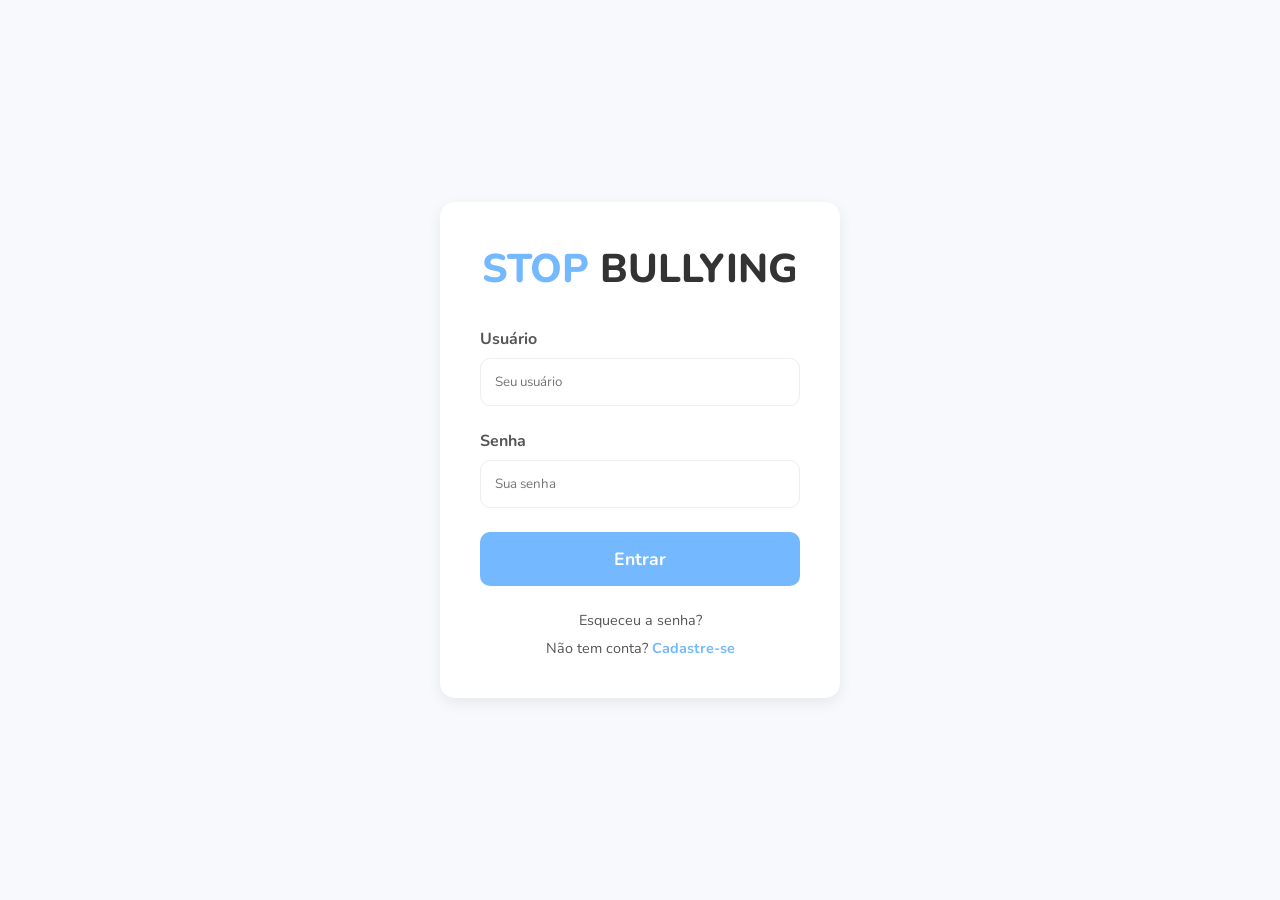
<file: index.html>
<!DOCTYPE html>
<html lang="pt-br">
<head>
    <meta charset="UTF-8">
    <meta name="viewport" content="width=device-width, initial-scale=1.0">
    <title>Login - Stop Bullying</title>
    
    <link rel="preconnect" href="https://fonts.googleapis.com">
    <link rel="preconnect" href="https://fonts.gstatic.com" crossorigin>
    <link href="https://fonts.googleapis.com/css2?family=Nunito:wght@400;700;800&display=swap" rel="stylesheet">


    <link rel="stylesheet" href="style.css">
</head>
<body>


    <div class="login-container">
        <h1 class="logo">
            <span class="logo-stop">STOP</span> BULLYING
        </h1>

        <form class="login-form">
            <div class="input-group">
                <label for="username">Usuário</label>
                <input type="text" id="username" name="username" placeholder="Seu usuário" required>
            </div>
            
            <div class="input-group">
                <label for="password">Senha</label>
                <input type="password" id="password" name="password" placeholder="Sua senha" required>
            </div>
           
        
             <button type="submit" class="login-button">Entrar</button>
        </form>

        <div class="footer-links">
            <a href="#">Esqueceu a senha?</a>
            <a href="#">Não tem conta? <strong>Cadastre-se</strong></a>
        </div>
    </div>
<script src="./script.js"></script>
</body>
</html>
</file>
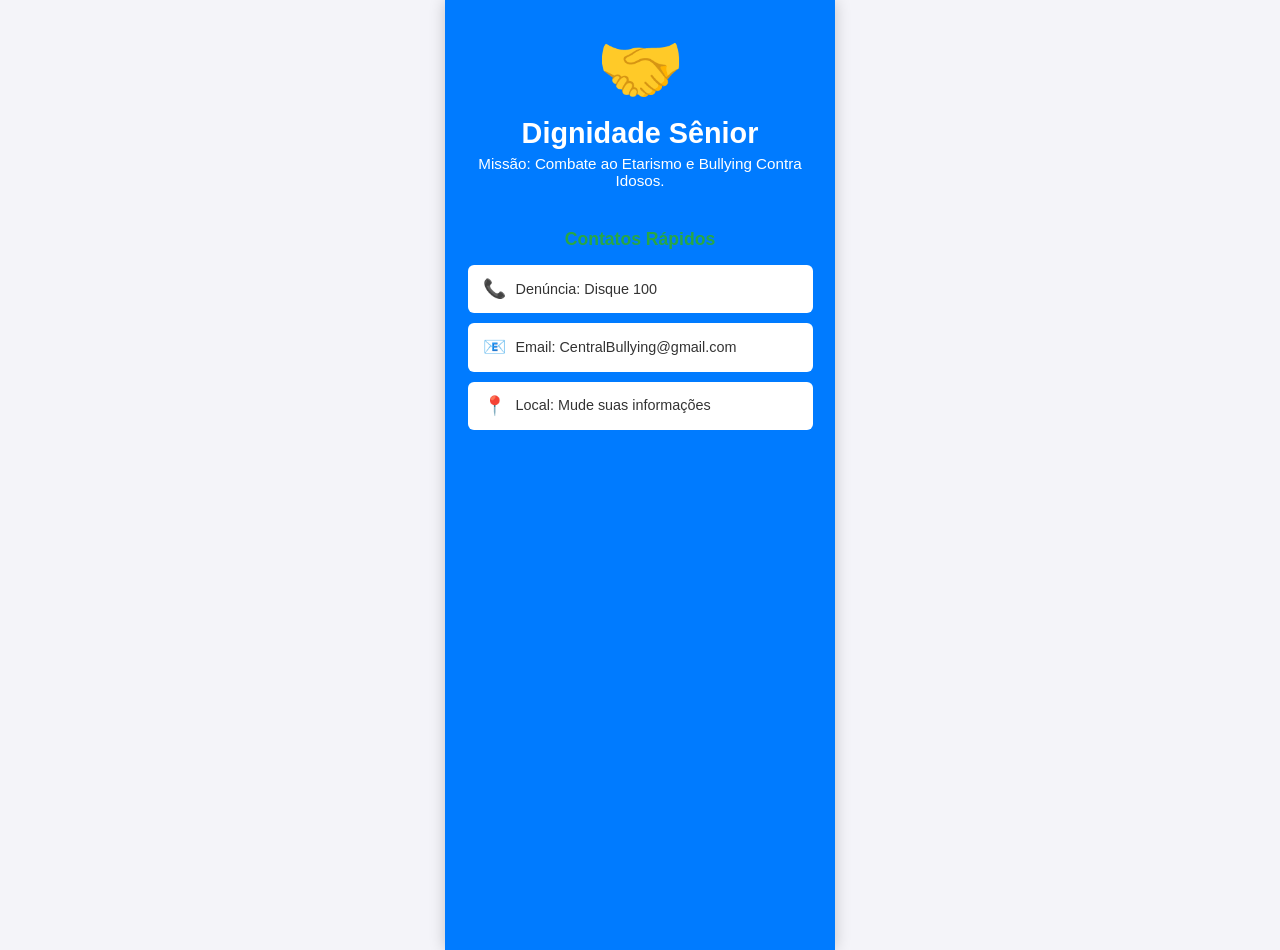
<file: pages/duda.html>
<!DOCTYPE html>
<html lang="pt-BR">
<head>
    <meta charset="UTF-8">
    <meta name="viewport" content="width=device-width, initial-scale=1.0">
    <title>Perfil Clicável - Dignidade Sênior</title>
    <style>
        /* Estilos base para a página */
        body {
            font-family: 'Segoe UI', Tahoma, Geneva, Verdana, sans-serif;
            margin: 0;
            padding: 0;
            background-color: #f4f4f9; 
            color: #333;
            min-height: 100vh;
            display: flex;
            justify-content: center;
            align-items: stretch;
        }

        /* Estilo da caixa azul (o perfil em si) */
        .sidebar-perfil {
            width: 100%;
            max-width: 350px; 
            height: 100vh;
            background-color: #007bff; /* Azul primário */
            color: white;
            padding: 25px 20px;
            border-radius: 0; 
            box-shadow: 0 0 15px rgba(0, 0, 0, 0.2);
            text-align: center;
            display: flex;
            flex-direction: column;
            align-items: center;
        }

        /* Estilo para a imagem/emoji de destaque */
        .profile-icon {
            font-size: 70px;
            margin-bottom: 10px;
            display: block;
        }

        /* Estilos dos textos principais */
        .title {
            font-size: 1.8em;
            font-weight: bold;
            margin-bottom: 5px;
        }
        .mission {
            font-size: 0.95em;
            margin-bottom: 25px;
        }

        /* Título dos Contatos Rápidos (verde) */
        .contacts-title {
            color: #28a745; 
            font-size: 1.1em;
            font-weight: bold;
            margin-top: 15px;
            margin-bottom: 15px;
        }

        /* Estilos para os blocos de contato (agora tags <a>) */
        .contact-link {
            /* Transforma o link em um bloco de botão */
            display: flex; 
            align-items: center;
            gap: 10px;

            /* Visual do Botão */
            background-color: white;
            color: #333;
            padding: 12px 15px;
            margin-bottom: 10px;
            border-radius: 6px;
            text-align: left;
            width: 90%; 
            font-size: 0.9em;
            line-height: 1.3;
            text-decoration: none; /* Remove o sublinhado padrão do link */
            transition: background-color 0.2s; /* Efeito de transição suave */
        }
        
        /* Efeito ao passar o mouse */
        .contact-link:hover {
            background-color: #e9ecef; /* Um cinza bem clarinho ao passar o mouse */
            box-shadow: 0 2px 5px rgba(0, 0, 0, 0.1);
        }

        /* Estilos para os ícones */
        .contact-link .icon {
            font-size: 1.3em;
            color: #007bff; 
        }
        
        /* Estiliza o texto importante em negrito */
        .mission strong {
            color: white;
            font-weight: 700;
        }

    </style>
</head>
<body>

    <div class="sidebar-perfil">
        
        <div class="profile-icon">🤝</div>
        
        <div class="title">Dignidade Sênior</div>
        <div class="mission">
            Missão: Combate ao Etarismo e Bullying Contra Idosos.
        </div>
        
        <div class="contacts-title">Contatos Rápidos</div>
        
        <a href="tel:100" class="contact-link">
            <span class="icon">📞</span>
            <div>Denúncia: Disque 100</div>
        </a>

        <a href="mailto:contato@dignidadesenior.org" class="contact-link">
            <span class="icon">📧</span>
            <div>Email: CentralBullying@gmail.com</div>
        </a>
        
        <a href="#" class="contact-link">
            <span class="icon">📍</span>
            <div>Local: Mude suas informações</div>
        </a>

    </div>

</body>
</html>
</file>
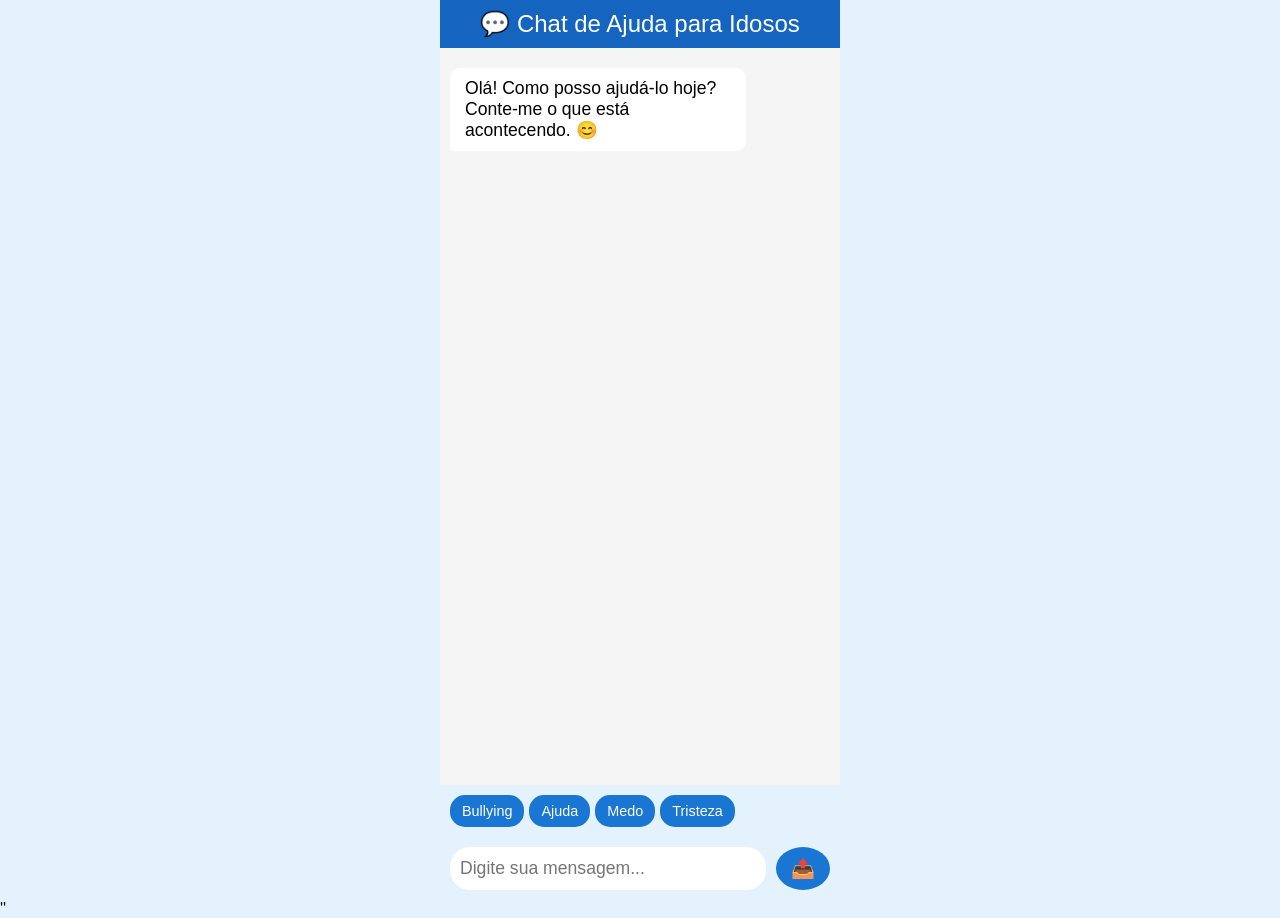
<file: pages/graazy.html>
<!DOCTYPE html>
<html lang="pt-BR">
<head>
    <meta charset="UTF-8">
    <meta name="viewport" content="width=device-width, initial-scale=1.0">
    <title>Chat de Ajuda para Idosos</title>
    <style>
        body {
            font-family: 'Segoe UI', Tahoma, Geneva, Verdana, sans-serif; 
            background-color: #e3f2fd; 
            margin: 0;
            padding: 0;
        }
        #chat-container {
            max-width: 400px;
            margin: 0 auto;
            height: 100vh;
            display: flex;
            flex-direction: column;
            background-color: #1976d2; 
            color: white;
        }
        #header {
            padding: 10px;
            text-align: center;
            font-size: 1.5em;
            background-color: #1565c0; 
        }
        #messages {
            flex: 1;
            overflow-y: auto;
            padding: 10px;
            background-color: #f5f5f5; 
        }
        .message {
            margin: 10px 0;
            padding: 10px 15px;
            border-radius: 10px;
            max-width: 70%;
            word-wrap: break-word;
            font-size: 1.1em; 
        }
        .user {
            background-color: #2196f3; 
            color: white;
            margin-left: auto;
            text-align: right;
            border-bottom-right-radius: 0;
        }
        .bot {
            background-color: white;
            color: black;
            margin-right: auto;
            text-align: left;
            border-bottom-left-radius: 0;
        }
        #input-container {
            display: flex;
            padding: 10px;
            background-color: #e3f2fd; 
        }
        input[type="text"] {
            flex: 1;
            padding: 10px;
            border: none;
            border-radius: 20px;
            font-size: 1.1em;
            margin-right: 10px;
        }
        button {
            padding: 10px 15px;
            background-color: #1976d2; 
            color: white;
            border: none;
            border-radius: 50%;
            cursor: pointer;
            font-size: 1.2em;
        }
        button:hover {
            background-color: #1565c0;
        }
        .quick-options {
            display: flex;
            flex-wrap: wrap;
            padding: 10px;
            gap: 5px;
            background-color: #e3f2fd;
        }
        .quick-option {
            background-color: #1976d2;
            color: white;
            border: none;
            border-radius: 15px;
            padding: 8px 12px;
            font-size: 0.9em;
            cursor: pointer;
        }
        .quick-option:hover {
            background-color: #1565c0;
        }
    </style>
</head>
<body>
    <div id="chat-container">
        <div id="header">
            💬 Chat de Ajuda para Idosos
        </div>
        <div id="messages">
            <div class="message bot">Olá! Como posso ajudá-lo hoje? Conte-me o que está acontecendo. 😊</div>
        </div>
        <div class="quick-options">
            <button class="quick-option" onclick="quickMessage('Estou sofrendo bullying')">Bullying</button>
            <button class="quick-option" onclick="quickMessage('Preciso de ajuda')">Ajuda</button>
            <button class="quick-option" onclick="quickMessage('Estou com medo')">Medo</button>
            <button class="quick-option" onclick="quickMessage('Estou triste')">Tristeza</button>
        </div>
        <div id="input-container">
            <input type="text" id="user-input" placeholder="Digite sua mensagem...">
            <button onclick="sendMessage()">📤</button>
        </div>
    </div>
    <script>
        function getBotResponse(userMessage) {
            console.log("Mensagem recebida:", userMessage);
            
            // Verifica se a mensagem está vazia
            if (!userMessage || userMessage.trim() === '') {
                return "Por favor, digite uma mensagem para que eu possa ajudá-lo. 😊";
            }
            
            const lowerMessage = userMessage.toLowerCase().trim();
            console.log("Mensagem processada:", lowerMessage);
            
            // Verificação direta e simplificada
            if (lowerMessage.includes('bullying') || 
                lowerMessage.includes('assedio') || 
                lowerMessage.includes('assédio') || 
                lowerMessage.includes('intimidacao') || 
                lowerMessage.includes('intimidação') ||
                lowerMessage.includes('zoação') ||
                lowerMessage.includes('zoeira') ||
                lowerMessage.includes('humilhação') ||
                lowerMessage.includes('humilhacao')) {
                console.log("Identificado: bullying");
                return "Entendo que o bullying é doloroso e injusto. Você não merece isso – é um problema do agressor. Vamos pensar em como denunciar ou buscar apoio. Ligue para 190 se for urgente. 💪";
            } 
            
            if (lowerMessage.includes('ajuda') || 
                lowerMessage.includes('socorro') || 
                lowerMessage.includes('preciso de ajuda') || 
                lowerMessage.includes('emergencia') || 
                lowerMessage.includes('emergência') ||
                lowerMessage.includes('urgencia') ||
                lowerMessage.includes('urgência') ||
                lowerMessage.includes('socorro')) {
                console.log("Identificado: ajuda");
                return "Estou aqui para ajudar! Conte-me mais detalhes sobre o que está acontecendo. Podemos conectar você a recursos como o CVV (188) ou centros de apoio a idosos. 🤝";
            } 
            
            if (lowerMessage.includes('obrigado') || 
                lowerMessage.includes('obrigada') || 
                lowerMessage.includes('agradeço') || 
                lowerMessage.includes('agradeco') || 
                lowerMessage.includes('valeu') ||
                lowerMessage.includes('grato') ||
                lowerMessage.includes('gratidao') ||
                lowerMessage.includes('obg')) {
                console.log("Identificado: agradecimento");
                return "De nada! Fico feliz em ajudar. Lembre-se: você é forte e merece respeito. Se precisar de mais, estou aqui. 😊";
            } 
            
            if (lowerMessage.includes('familia') || 
                lowerMessage.includes('família') || 
                lowerMessage.includes('filhos') || 
                lowerMessage.includes('amigos') || 
                lowerMessage.includes('parentes') ||
                lowerMessage.includes('filho') ||
                lowerMessage.includes('filha') ||
                lowerMessage.includes('familiares')) {
                console.log("Identificado: família");
                return "Família e amigos podem ser grandes aliados. Que tal conversar com alguém de confiança? Eles podem ajudar a resolver a situação. Se precisar de dicas, me diga. 👨‍👩‍👧‍👦";
            } 
            
            if (lowerMessage.includes('medo') || 
                lowerMessage.includes('assustado') || 
                lowerMessage.includes('assustada') || 
                lowerMessage.includes('inseguro') || 
                lowerMessage.includes('insegura') ||
                lowerMessage.includes('amedrontado') ||
                lowerMessage.includes('temeroso') ||
                lowerMessage.includes('amedrontada')) {
                console.log("Identificado: medo");
                return "É normal se sentir assim. Vamos focar em passos para sua segurança, como evitar situações de risco ou buscar proteção. Você não está sozinho. 🛡️";
            } 
            
            if (lowerMessage.includes('depressao') || 
                lowerMessage.includes('depressão') || 
                lowerMessage.includes('triste') || 
                lowerMessage.includes('sozinho') || 
                lowerMessage.includes('sozinha') ||
                lowerMessage.includes('solidão') ||
                lowerMessage.includes('solidao') ||
                lowerMessage.includes('chateado') ||
                lowerMessage.includes('chateada') ||
                lowerMessage.includes('tristeza') ||
                lowerMessage.includes('solitaria') ||
                lowerMessage.includes('solitário')) {
                console.log("Identificado: tristeza");
                return "Sinto muito que você se sinta assim. A solidão pode ser pesada, mas há ajuda disponível. O CVV (188) é confidencial e gratuito. Vamos conversar mais? ❤️";
            } 
            
            // Se não encontrou nenhuma palavra-chave
            console.log("Nenhuma palavra-chave encontrada, caindo no else");
            return "Obrigado por compartilhar. Cada detalhe ajuda a entender melhor. Vamos juntos encontrar uma solução. Conte-me mais se quiser. 🌟";
        }
        
        function sendMessage() {
            const input = document.getElementById('user-input');
            const messages = document.getElementById('messages');
            const userText = input.value.trim();
            
            console.log("Texto capturado do input:", userText);
            
            if (userText !== '') {
                // Adiciona mensagem do usuário
                const userMessage = document.createElement('div');
                userMessage.className = 'message user';
                userMessage.textContent = userText;
                messages.appendChild(userMessage);
                
                // Adiciona resposta do bot após um pequeno atraso
                setTimeout(() => {
                    const botMessage = document.createElement('div');
                    botMessage.className = 'message bot';
                    botMessage.textContent = getBotResponse(userText);
                    messages.appendChild(botMessage);
                    messages.scrollTop = messages.scrollHeight; 
                }, 500);
                
                input.value = '';
                messages.scrollTop = messages.scrollHeight;
            } else {
                console.log("Input vazio - não enviando mensagem");
            }
        }
        
        function quickMessage(text) {
            console.log("Botão rápido clicado:", text);
            document.getElementById('user-input').value = text;
            sendMessage();
        }
        
        document.getElementById('user-input').addEventListener('keypress', function(e) {
            if (e.key === 'Enter') {
                console.log("Enter pressionado");
                sendMessage();
            }
        });
    </script>''
</body>
</html>
</file>
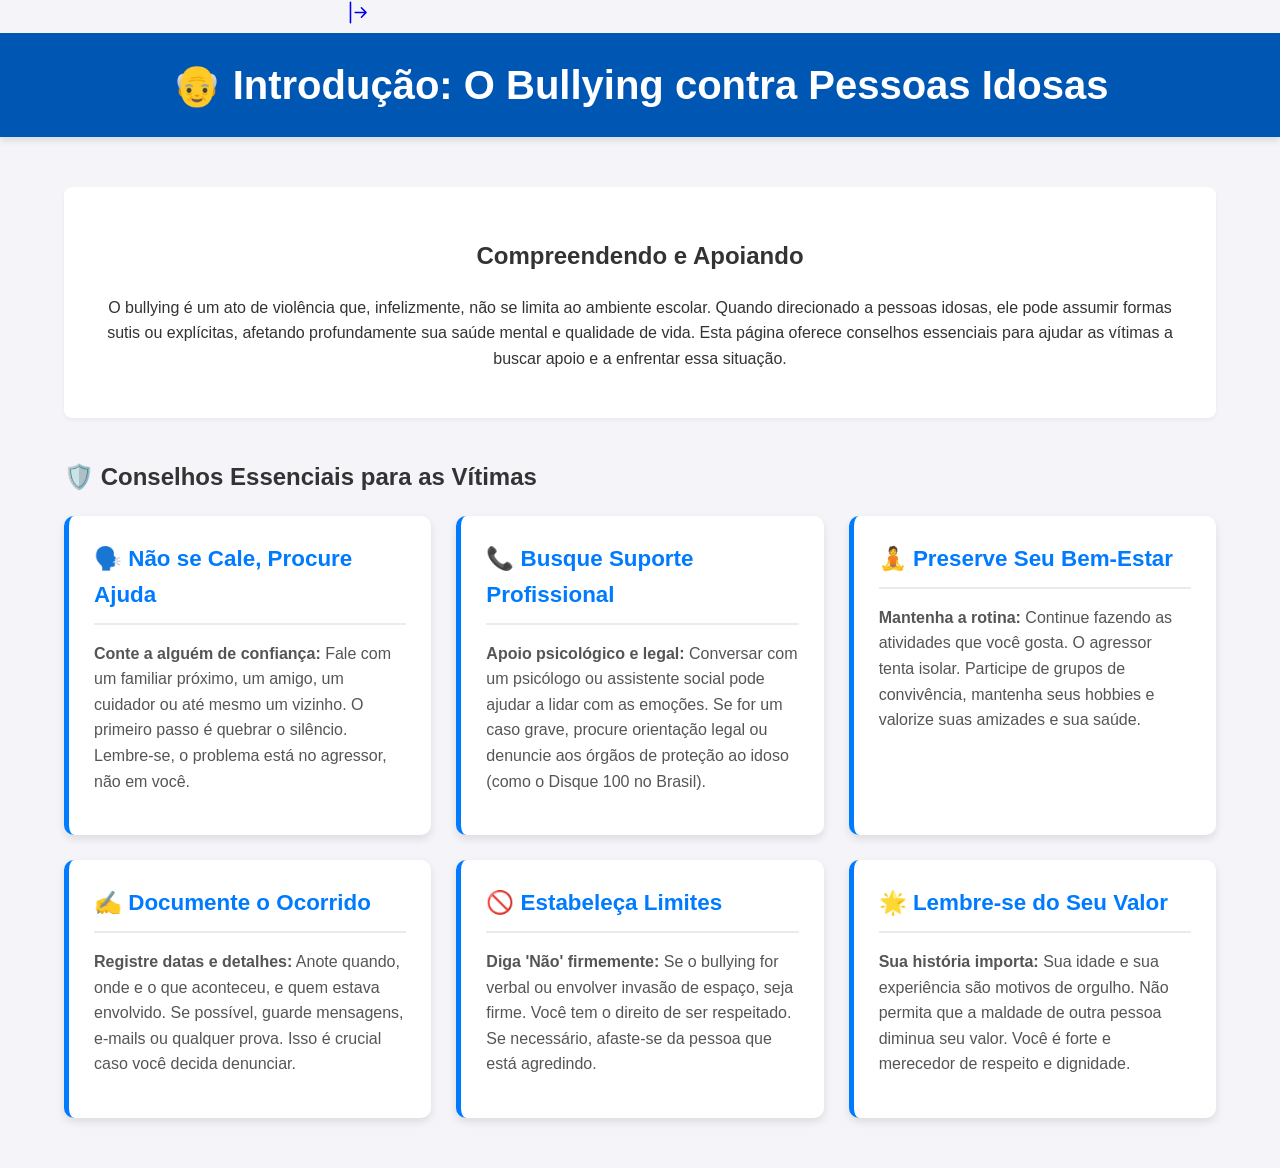
<file: pages/yasmin.html>
<!DOCTYPE html>
<html lang="pt-BR">
<head>
    <meta charset="UTF-8">
    <meta name="viewport" content="width=device-width, initial-scale=1.0">
    <title>Introdução ao Bullying contra Idosos</title>
    <style>
        /* Estilos CSS */
        body {
            font-family: 'Arial', sans-serif;
            margin: 0;
            padding: 0;
            background-color: #f4f4f9;
            color: #333;
            line-height: 1.6;
        }

        header {
            background-color: #0056b3;
            color: white;
            padding: 20px 0;
            text-align: center;
            box-shadow: 0 4px 6px rgba(0, 0, 0, 0.1);
        }

        header h1 {
            margin: 0;
            font-size: 2.5em;
        }

        .container {
            width: 90%;
            max-width: 1200px;
            margin: 30px auto;
            padding: 20px;
        }

        .intro-text {
            background-color: #fff;
            padding: 30px;
            border-radius: 8px;
            box-shadow: 0 2px 4px rgba(0, 0, 0, 0.05);
            margin-bottom: 40px;
            text-align: center;
        }

        .card-grid {
            display: grid;
            grid-template-columns: repeat(auto-fit, minmax(300px, 1fr));
            gap: 25px;
        }

        .card {
            background-color: #fff;
            padding: 25px;
            border-radius: 10px;
            box-shadow: 0 4px 8px rgba(0, 0, 0, 0.1);
            transition: transform 0.3s ease;
            border-left: 5px solid #007bff; /* Linha de destaque */
        }

        .card:hover {
            transform: translateY(-5px);
            box-shadow: 0 6px 12px rgba(0, 0, 0, 0.15);
        }

        .card h3 {
            color: #007bff;
            margin-top: 0;
            font-size: 1.4em;
            border-bottom: 2px solid #e9ecef;
            padding-bottom: 10px;
            margin-bottom: 15px;
        }

        .card p {
            font-size: 1em;
            color: #555;
        }
    </style>
</head>
<body>
    <a href="../pages/graazy.html"><svg xmlns="http://www.w3.org/2000/svg" width="715" height="25" fill="currentColor" class="bi bi-arrow-bar-right" viewBox="0 0 16 16">
        <path fill-rule="evenodd" d="M6 8a.5.5 0 0 0 .5.5h5.793l-2.147 2.146a.5.5 0 0 0 .708.708l3-3a.5.5 0 0 0 0-.708l-3-3a.5.5 0 0 0-.708.708L12.293 7.5H6.5A.5.5 0 0 0 6 8m-2.5 7a.5.5 0 0 1-.5-.5v-13a.5.5 0 0 1 1 0v13a.5.5 0 0 1-.5.5"/>
      </svg></a>
    <header>
        <h1>👴 Introdução: O Bullying contra Pessoas Idosas</h1>
    </header>

    <div class="container">
        
        <section class="intro-text">
            <h2>Compreendendo e Apoiando</h2>
            <p>O bullying é um ato de violência que, infelizmente, não se limita ao ambiente escolar. Quando direcionado a pessoas idosas, ele pode assumir formas sutis ou explícitas, afetando profundamente sua saúde mental e qualidade de vida. Esta página oferece conselhos essenciais para ajudar as vítimas a buscar apoio e a enfrentar essa situação.</p>
        </section>

        <h2>🛡️ Conselhos Essenciais para as Vítimas</h2>
        <div class="card-grid">
            
            <div class="card">
                <h3>🗣️ Não se Cale, Procure Ajuda</h3>
                <p><strong>Conte a alguém de confiança:</strong> Fale com um familiar próximo, um amigo, um cuidador ou até mesmo um vizinho. O primeiro passo é quebrar o silêncio. Lembre-se, o problema está no agressor, não em você.</p>
            </div>

            <div class="card">
                <h3>📞 Busque Suporte Profissional</h3>
                <p><strong>Apoio psicológico e legal:</strong> Conversar com um psicólogo ou assistente social pode ajudar a lidar com as emoções. Se for um caso grave, procure orientação legal ou denuncie aos órgãos de proteção ao idoso (como o Disque 100 no Brasil).</p>
            </div>

            <div class="card">
                <h3>🧘 Preserve Seu Bem-Estar</h3>
                <p><strong>Mantenha a rotina:</strong> Continue fazendo as atividades que você gosta. O agressor tenta isolar. Participe de grupos de convivência, mantenha seus hobbies e valorize suas amizades e sua saúde.</p>
            </div>

            <div class="card">
                <h3>✍️ Documente o Ocorrido</h3>
                <p><strong>Registre datas e detalhes:</strong> Anote quando, onde e o que aconteceu, e quem estava envolvido. Se possível, guarde mensagens, e-mails ou qualquer prova. Isso é crucial caso você decida denunciar.</p>
            </div>

            <div class="card">
                <h3>🚫 Estabeleça Limites</h3>
                <p><strong>Diga 'Não' firmemente:</strong> Se o bullying for verbal ou envolver invasão de espaço, seja firme. Você tem o direito de ser respeitado. Se necessário, afaste-se da pessoa que está agredindo.</p>
            </div>

            <div class="card">
                <h3>🌟 Lembre-se do Seu Valor</h3>
                <p><strong>Sua história importa:</strong> Sua idade e sua experiência são motivos de orgulho. Não permita que a maldade de outra pessoa diminua seu valor. Você é forte e merecedor de respeito e dignidade.</p>
            </div>

        </div>
    </div>

</body>
</html>
</file>
<file: style.css>
/* Importa a fonte Nunito (colocado no HTML, mas pode ser aqui também) */
/* @import url('https://fonts.googleapis.com/css2?family=Nunito:wght@400;700;800&display=swap'); */


body {

    font-family: 'Nunito', sans-serif;
    background-color: #f7f9fc; 
    display: flex;
    justify-content: center;
    align-items: center;
    height: 100vh;
    margin: 0;
}


.login-container {
    background-color: #ffffff;
    padding: 2.5rem;
   
    border-radius: 15px; 

    box-shadow: 0 5px 15px rgba(0, 0, 0, 0.07);
    width: 100%;
    max-width: 400px;
    box-sizing: border-box;
}


.logo {
    text-align: center;
    font-size: 2.5rem;
    
    font-weight: 800; 
    color: #333;
    margin: 0 0 2rem 0;
}

.logo-stop {
   
    color: #74b9ff; 
    text-transform: uppercase;
}


.input-group {
    margin-bottom: 1.5rem;
}

.input-group label {
    display: block;
    margin-bottom: 8px;

    font-weight: 700;
    color: #555;
}

.input-group input {
    width: 100%;
   
    padding: 14px; 
    border: 1px solid #eee;
   
    border-radius: 10px;
    box-sizing: border-box; 
    font-family: 'Nunito', sans-serif; 
}


.login-button {
    width: 100%;

    padding: 15px;
  
    background-color: #74b9ff; 
    color: white;
    border: none;
 
    border-radius: 10px;
    cursor: pointer;
    font-size: 1.1rem;
    font-weight: 700;
    transition: background-color 0.3s ease;
    font-family: 'Nunito', sans-serif;
}

.login-button:hover {
 
    background-color: #55a6ff; 
}


.footer-links {
    text-align: center;
    margin-top: 1.5rem;
}

.footer-links a {
    color: #555;
    text-decoration: none;
    font-size: 0.9rem;
    display: block;
    margin-top: 0.5rem;
}

.footer-links a:hover {
    text-decoration: underline;
}

.footer-links a strong {
  
    color: #74b9ff; 
    font-weight: 700;
}
</file>
